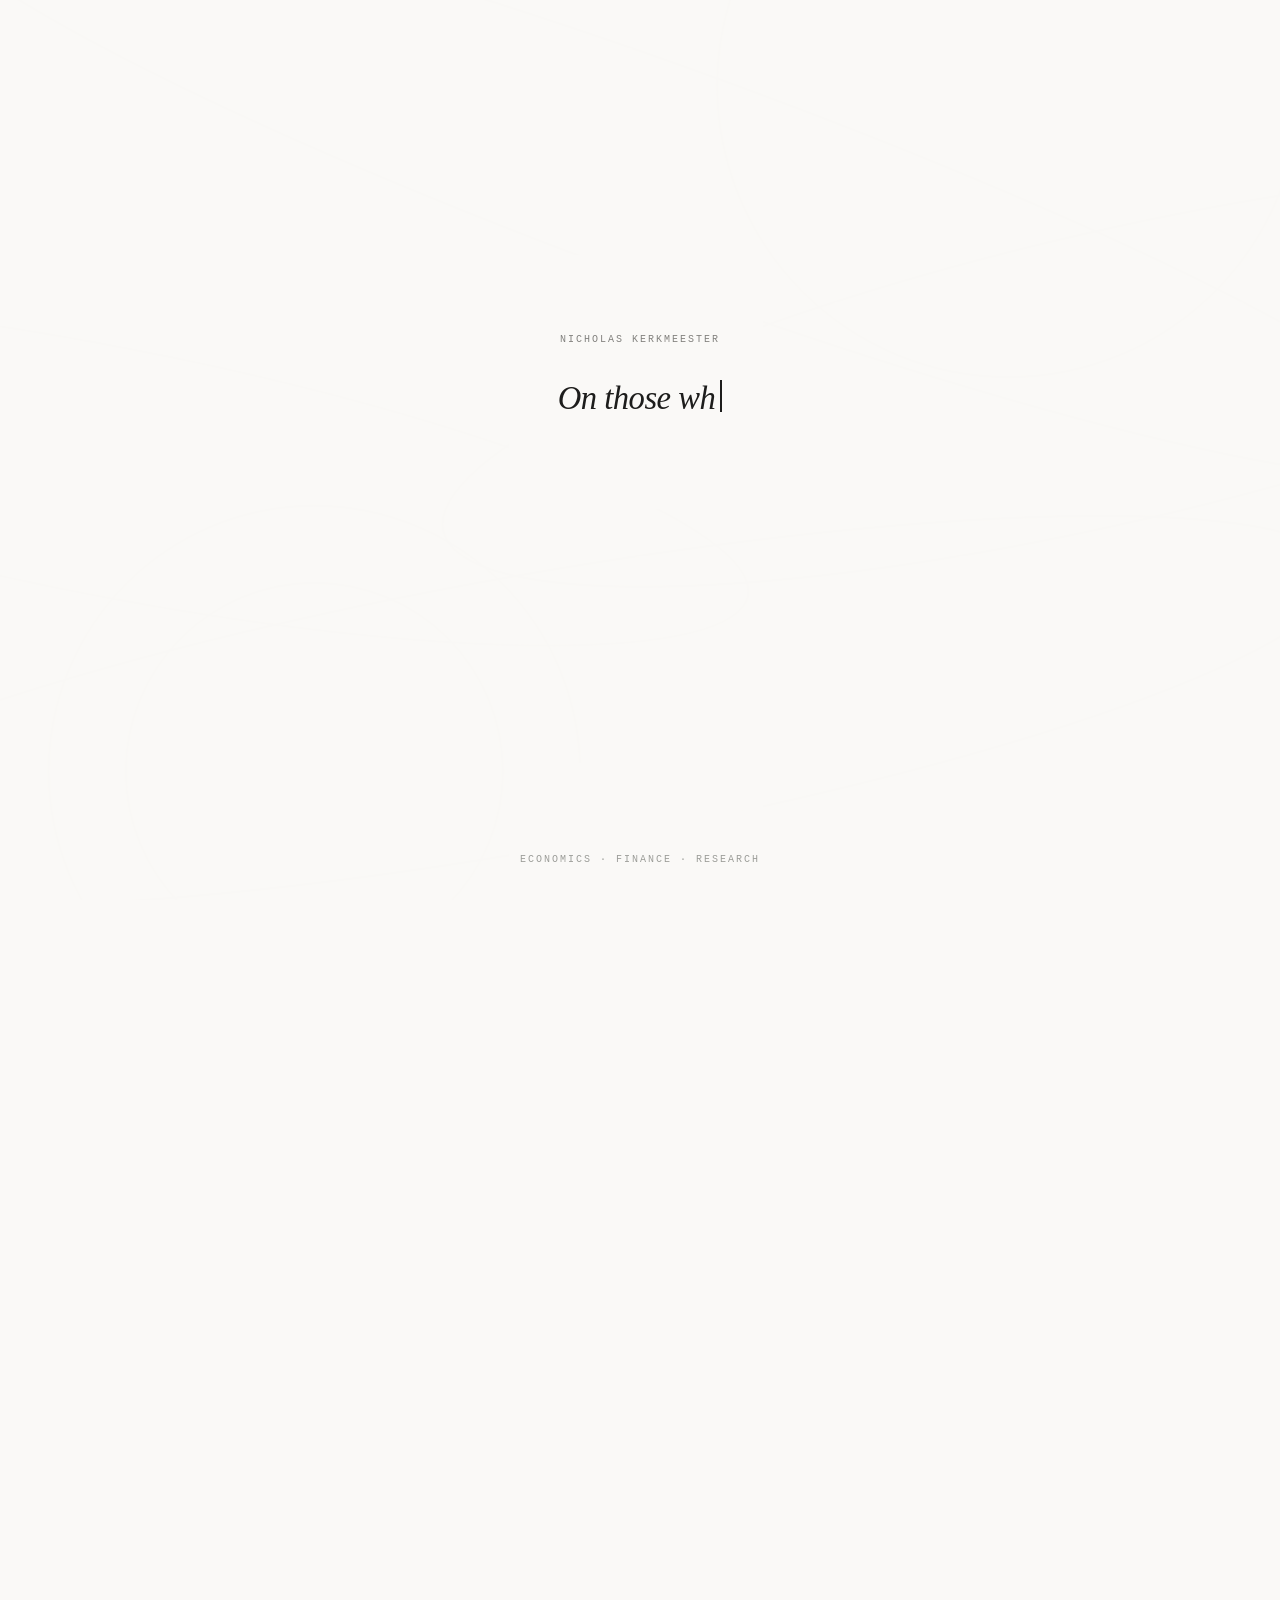
<file: index.html>
<!DOCTYPE html>
<html lang="en">

<head>
  <meta charset="utf-8">
  <meta name="viewport" content="width=device-width, initial-scale=1">

  <meta name="description" content="Academic background and selected investment research by Nicholas Kerkmeester.">

  <title>Nicholas Kerkmeester | Economics & Finance</title>

  <link rel="stylesheet" href="style.css">
  <script src="script.js" defer></script>
</head>

<body class="home-page">

  <!-- Background lines -->
  <div class="background-lines" aria-hidden="true">
    <svg viewBox="0 0 1600 1050" preserveAspectRatio="xMidYMid slice">
      <g fill="none" stroke="#898d89" stroke-width="0.7" opacity="0.15">
        <ellipse cx="180" cy="550" rx="760" ry="145" transform="rotate(11 180 550)"/>
        <ellipse cx="1350" cy="440" rx="800" ry="170" transform="rotate(-13 1350 440)"/>
        <ellipse cx="850" cy="210" rx="950" ry="125" transform="rotate(20 850 210)"/>
        <ellipse cx="680" cy="830" rx="950" ry="160" transform="rotate(-10 680 830)"/>
        <circle cx="420" cy="900" r="220"/>
        <circle cx="420" cy="900" r="310"/>
        <circle cx="1230" cy="100" r="340"/>
      </g>
    </svg>
  </div>

  <!-- Opening screen -->
  <section class="entry" id="entry" aria-label="Welcome">

    <div class="entry-inner">

      <p class="eyebrow">NICHOLAS KERKMEESTER</p>

      <p class="entry-statement">
        <span
          id="typewriter"
          data-text="On those who enter the same rivers, ever different waters flow.">
        </span>
        <span class="cursor" aria-hidden="true"></span>
      </p>

      <p class="entry-attribution" id="entry-attribution">
        — HERACLITUS · FRAGMENT B12
      </p>

      <button class="enter-button" id="enter-button" type="button">
        ENTER <span aria-hidden="true">↗</span>
      </button>

    </div>

    <p class="entry-bottom">
      ECONOMICS · FINANCE · RESEARCH
    </p>

  </section>

  <!-- Main website -->
  <div class="site" id="site">

    <!-- Navigation -->
    <header class="topbar">

      <a class="brand" href="#home">
        Nicholas Kerkmeester
      </a>

      <details class="menu" id="menu">

        <summary>MENU</summary>

        <nav class="menu-panel" aria-label="Main navigation">
          <a href="#about">About</a>
          <a href="cv.html">Curriculum Vitae</a>
          <a href="research.html">Research &amp; Analysis</a>
        </nav>

      </details>

    </header>

    <main>

      <!-- Homepage introduction -->
      <section class="hero section" id="home">

        <div class="hero-center reveal">

          <h1>Nicholas Kerkmeester</h1>

          <p class="eyebrow">
            ECONOMICS · FINANCIAL MARKETS · INVESTMENT RESEARCH
          </p>

          <p class="hero-quote">
            Curiosity about value, markets, and the decisions that shape them.
          </p>

        </div>

        <a class="scroll-cue" href="#about">
          SCROLL TO EXPLORE <span aria-hidden="true">↓</span>
        </a>

      </section>

      <!-- About Me -->
      <section class="section about" id="about">

        <div class="about-grid reveal">

          <figure class="portrait-wrap">
            <img
              class="portrait"
              src="images/profile.jpg"
              alt="Portrait of Nicholas Kerkmeester">
          </figure>

          <div class="about-copy">

            <p>
              I am an Economics and Business Economics student
              at Erasmus University Rotterdam, currently studying
              at ESSEC Business School in France.
            </p>

            <p>
              Having lived and studied across Brazil, New Zealand,
              and the Netherlands, I have developed an interest in
              understanding how businesses, markets, and institutions
              operate across different environments.
            </p>

            <p>
              My academic and extracurricular work focuses on
              financial markets, valuation, and private equity.
              Through student investment research, company analysis,
              and transaction modelling, I have become increasingly
              interested in the decisions that determine where
              capital is allocated and how value is created.
            </p>

            <p>
              Outside of finance, sport and student leadership have
              been important parts of my development. I value
              disciplined preparation, collaborative work, and the
              willingness to question an investment thesis before
              defending it.
            </p>

          </div>

        </div>

      </section>

      <!-- Curriculum Vitae and Research -->
      <section class="section links-section" id="explore">

        <div class="feature-list reveal">

          <a class="feature-row" href="cv.html">

            <span>
              <strong>Curriculum Vitae</strong>
              <small>EXPERIENCE · EDUCATION · LEADERSHIP</small>
            </span>

            <span class="arrow" aria-hidden="true">→</span>

          </a>

          <a class="feature-row" href="research.html">

            <span>
              <strong>Research &amp; Analysis</strong>
              <small>PRIVATE EQUITY · INVESTMENT RESEARCH</small>
            </span>

            <span class="arrow" aria-hidden="true">→</span>

          </a>

        </div>

      </section>

      <!-- Contact -->
      <section class="section contact-section" id="contact">

        <div class="reveal">

          <h2>Contact</h2>

          <div class="social-links">

            <a
              href="mailto:nkerkmeester@gmail.com"
              class="email-link">
              nkerkmeester@gmail.com
            </a>

            <a
              href="https://www.linkedin.com/in/nicholas-esteve-kerkmeester/"
              class="linkedin-line"
              target="_blank"
              rel="noopener noreferrer">

              <span class="linkedin-mark">in</span>
              <span>LinkedIn</span>

            </a>

          </div>

          <p class="copyright-home">
            © 2026 Nicholas Kerkmeester
          </p>

        </div>

      </section>

    </main>

  </div>

</body>
</html>
</file>
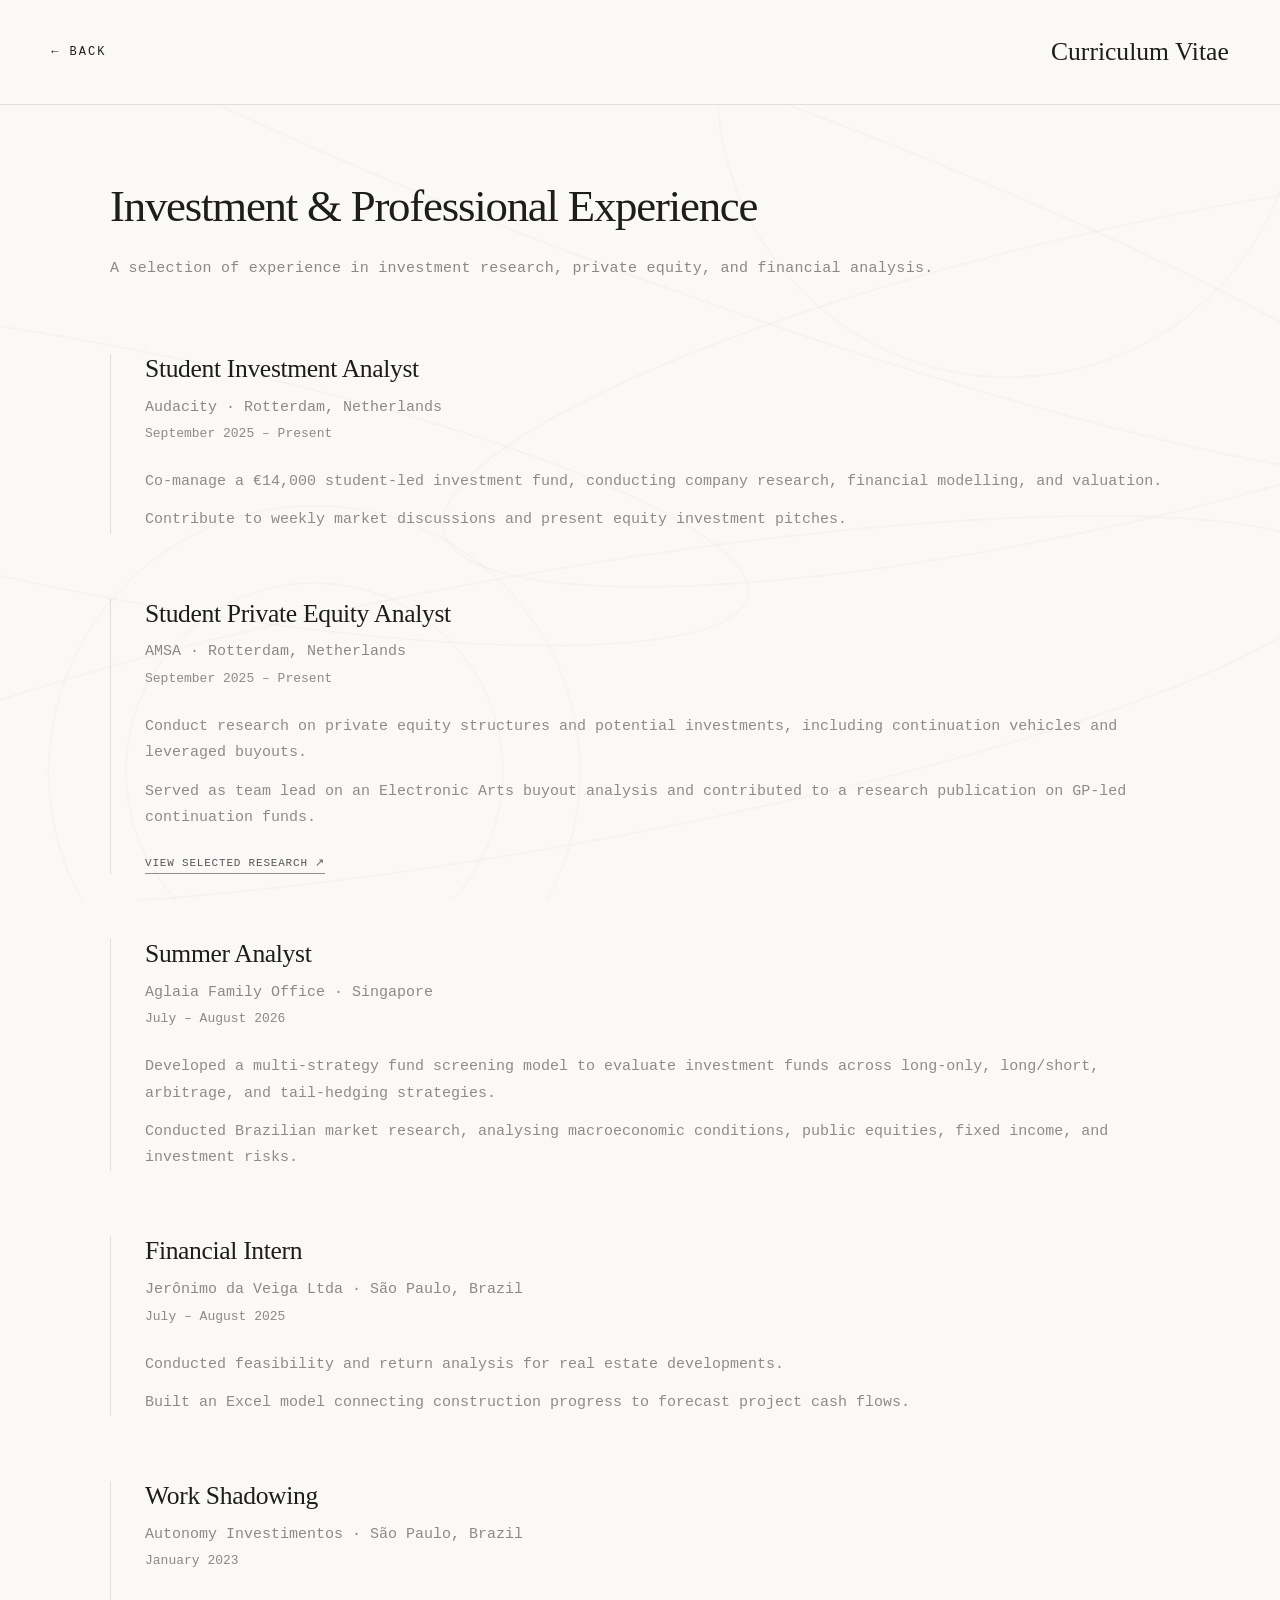
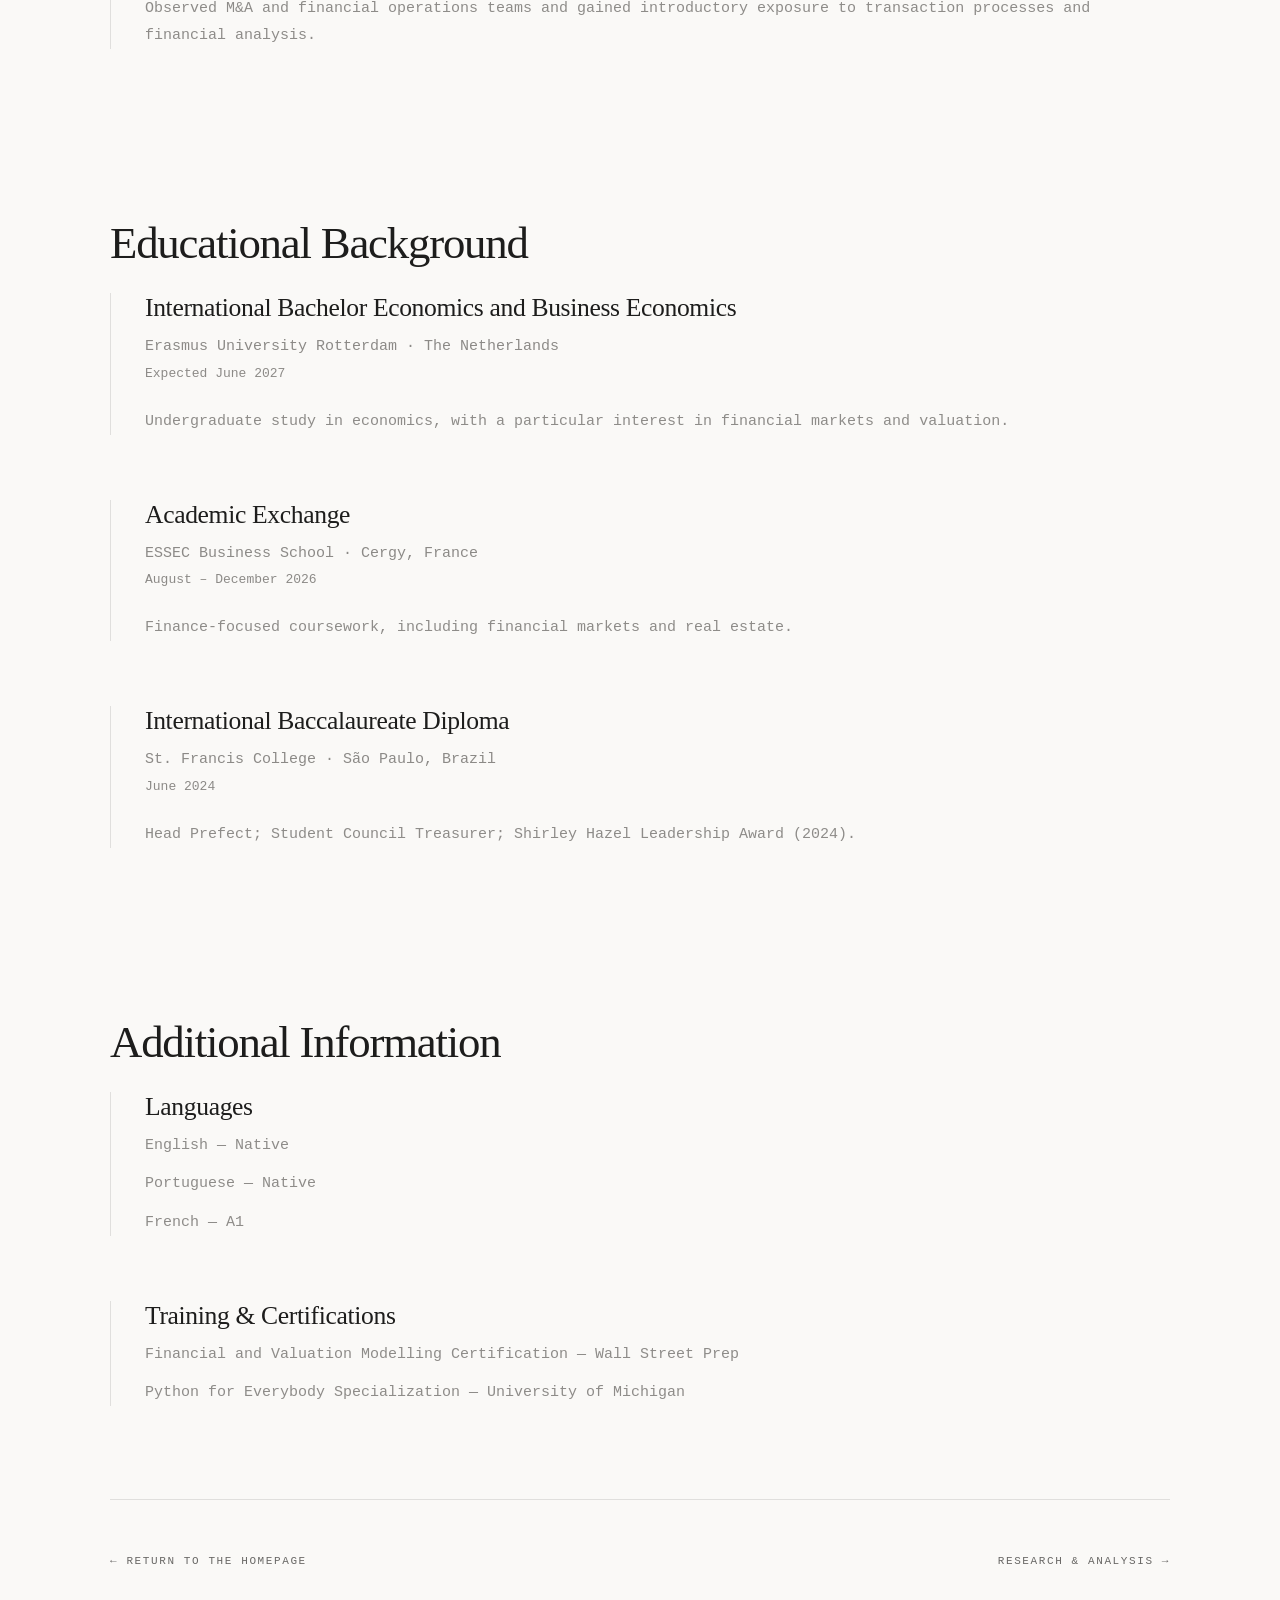
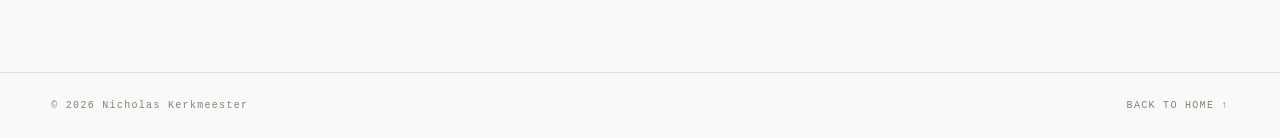
<file: cv.html>
<!DOCTYPE html>
<html lang="en">

<head>
  <meta charset="utf-8">
  <meta name="viewport" content="width=device-width, initial-scale=1">

  <meta name="description" content="Curriculum vitae of Nicholas Kerkmeester: investment experience, education, and qualifications.">

  <title>Curriculum Vitae | Nicholas Kerkmeester</title>

  <link rel="stylesheet" href="style.css">
  <script src="script.js" defer></script>
</head>

<body class="sub-page">

  <!-- Background -->
  <div class="background-lines" aria-hidden="true">
    <svg viewBox="0 0 1600 1050" preserveAspectRatio="xMidYMid slice">
      <g fill="none" stroke="#898d89" stroke-width="0.7" opacity="0.15">
        <ellipse cx="180" cy="550" rx="760" ry="145" transform="rotate(11 180 550)"/>
        <ellipse cx="1350" cy="440" rx="800" ry="170" transform="rotate(-13 1350 440)"/>
        <ellipse cx="850" cy="210" rx="950" ry="125" transform="rotate(20 850 210)"/>
        <ellipse cx="680" cy="830" rx="950" ry="160" transform="rotate(-10 680 830)"/>
        <circle cx="420" cy="900" r="220"/>
        <circle cx="420" cy="900" r="310"/>
        <circle cx="1230" cy="100" r="340"/>
      </g>
    </svg>
  </div>

  <!-- Navigation -->
  <header class="subbar">

    <a class="back-link" href="index.html#explore">
      ← BACK
    </a>

    <span class="subbar-title">Curriculum Vitae</span>

  </header>

  <main class="editorial-page" id="main">

    <!-- Professional Experience -->
    <section class="resume-section reveal">

      <h1>Investment &amp; Professional Experience</h1>

      <p class="section-intro">
        A selection of experience in investment research,
        private equity, and financial analysis.
      </p>

      <!-- Audacity -->
      <div class="resume-item">

        <h2>Student Investment Analyst</h2>

        <p class="resume-org">
          Audacity · Rotterdam, Netherlands
        </p>

        <p class="resume-date">
          September 2025 – Present
        </p>

        <p>
          Co-manage a €14,000 student-led investment fund,
          conducting company research, financial modelling,
          and valuation.
        </p>

        <p>
          Contribute to weekly market discussions and
          present equity investment pitches.
        </p>

      </div>

      <!-- AMSA -->
      <div class="resume-item">

        <h2>Student Private Equity Analyst</h2>

        <p class="resume-org">
          AMSA · Rotterdam, Netherlands
        </p>

        <p class="resume-date">
          September 2025 – Present
        </p>

        <p>
          Conduct research on private equity structures and
          potential investments, including continuation
          vehicles and leveraged buyouts.
        </p>

        <p>
          Served as team lead on an Electronic Arts buyout
          analysis and contributed to a research publication
          on GP-led continuation funds.
        </p>

        <a href="research.html" class="resume-inline-link">
          VIEW SELECTED RESEARCH ↗
        </a>

      </div>

      <!-- Aglaia -->
      <div class="resume-item">

        <h2>Summer Analyst</h2>

        <p class="resume-org">
          Aglaia Family Office · Singapore
        </p>

        <p class="resume-date">
          July – August 2026
        </p>

        <p>
          Developed a multi-strategy fund screening model
          to evaluate investment funds across long-only,
          long/short, arbitrage, and tail-hedging strategies.
        </p>

        <p>
          Conducted Brazilian market research, analysing
          macroeconomic conditions, public equities,
          fixed income, and investment risks.
        </p>

      </div>

      <!-- Jeronimo da Veiga -->
      <div class="resume-item">

        <h2>Financial Intern</h2>

        <p class="resume-org">
          Jerônimo da Veiga Ltda · São Paulo, Brazil
        </p>

        <p class="resume-date">
          July – August 2025
        </p>

        <p>
          Conducted feasibility and return analysis
          for real estate developments.
        </p>

        <p>
          Built an Excel model connecting construction
          progress to forecast project cash flows.
        </p>

      </div>

      <!-- Autonomy Investimentos -->
      <div class="resume-item">

        <h2>Work Shadowing</h2>

        <p class="resume-org">
          Autonomy Investimentos · São Paulo, Brazil
        </p>

        <p class="resume-date">
          January 2023
        </p>

        <p>
          Observed M&amp;A and financial operations teams and
          gained introductory exposure to transaction
          processes and financial analysis.
        </p>

      </div>

    </section>

    <!-- Education -->
    <section class="resume-section reveal">

      <h2 class="section-title">Educational Background</h2>

      <div class="resume-item">

        <h2>
          International Bachelor Economics and Business Economics
        </h2>

        <p class="resume-org">
          Erasmus University Rotterdam · The Netherlands
        </p>

        <p class="resume-date">
          Expected June 2027
        </p>

        <p>
          Undergraduate study in economics, with a particular
          interest in financial markets and valuation.
        </p>

      </div>

      <div class="resume-item">

        <h2>Academic Exchange</h2>

        <p class="resume-org">
          ESSEC Business School · Cergy, France
        </p>

        <p class="resume-date">
          August – December 2026
        </p>

        <p>
          Finance-focused coursework, including financial
          markets and real estate.
        </p>

      </div>

      <div class="resume-item">

        <h2>International Baccalaureate Diploma</h2>

        <p class="resume-org">
          St. Francis College · São Paulo, Brazil
        </p>

        <p class="resume-date">
          June 2024
        </p>

        <p>
          Head Prefect; Student Council Treasurer;
          Shirley Hazel Leadership Award (2024).
        </p>

      </div>

    </section>

    <!-- Additional Information -->
    <section class="resume-section reveal">

      <h2 class="section-title">Additional Information</h2>

      <div class="resume-item">

        <h2>Languages</h2>

        <p>English — Native</p>
        <p>Portuguese — Native</p>
        <p>French — A1</p>

      </div>

      <div class="resume-item">

        <h2>Training &amp; Certifications</h2>

        <p>
          Financial and Valuation Modelling Certification
          — Wall Street Prep
        </p>

        <p>
          Python for Everybody Specialization
          — University of Michigan
        </p>

      </div>

    </section>

    <!-- Bottom Navigation -->
    <section class="cv-bottom">

      <a href="index.html#explore">
        ← RETURN TO THE HOMEPAGE
      </a>

      <a href="research.html">
        RESEARCH &amp; ANALYSIS →
      </a>

    </section>

  </main>

  <footer class="footer">

    <span>© 2026 Nicholas Kerkmeester</span>

    <a href="index.html#home">
      BACK TO HOME ↑
    </a>

  </footer>

</body>
</html>
</file>
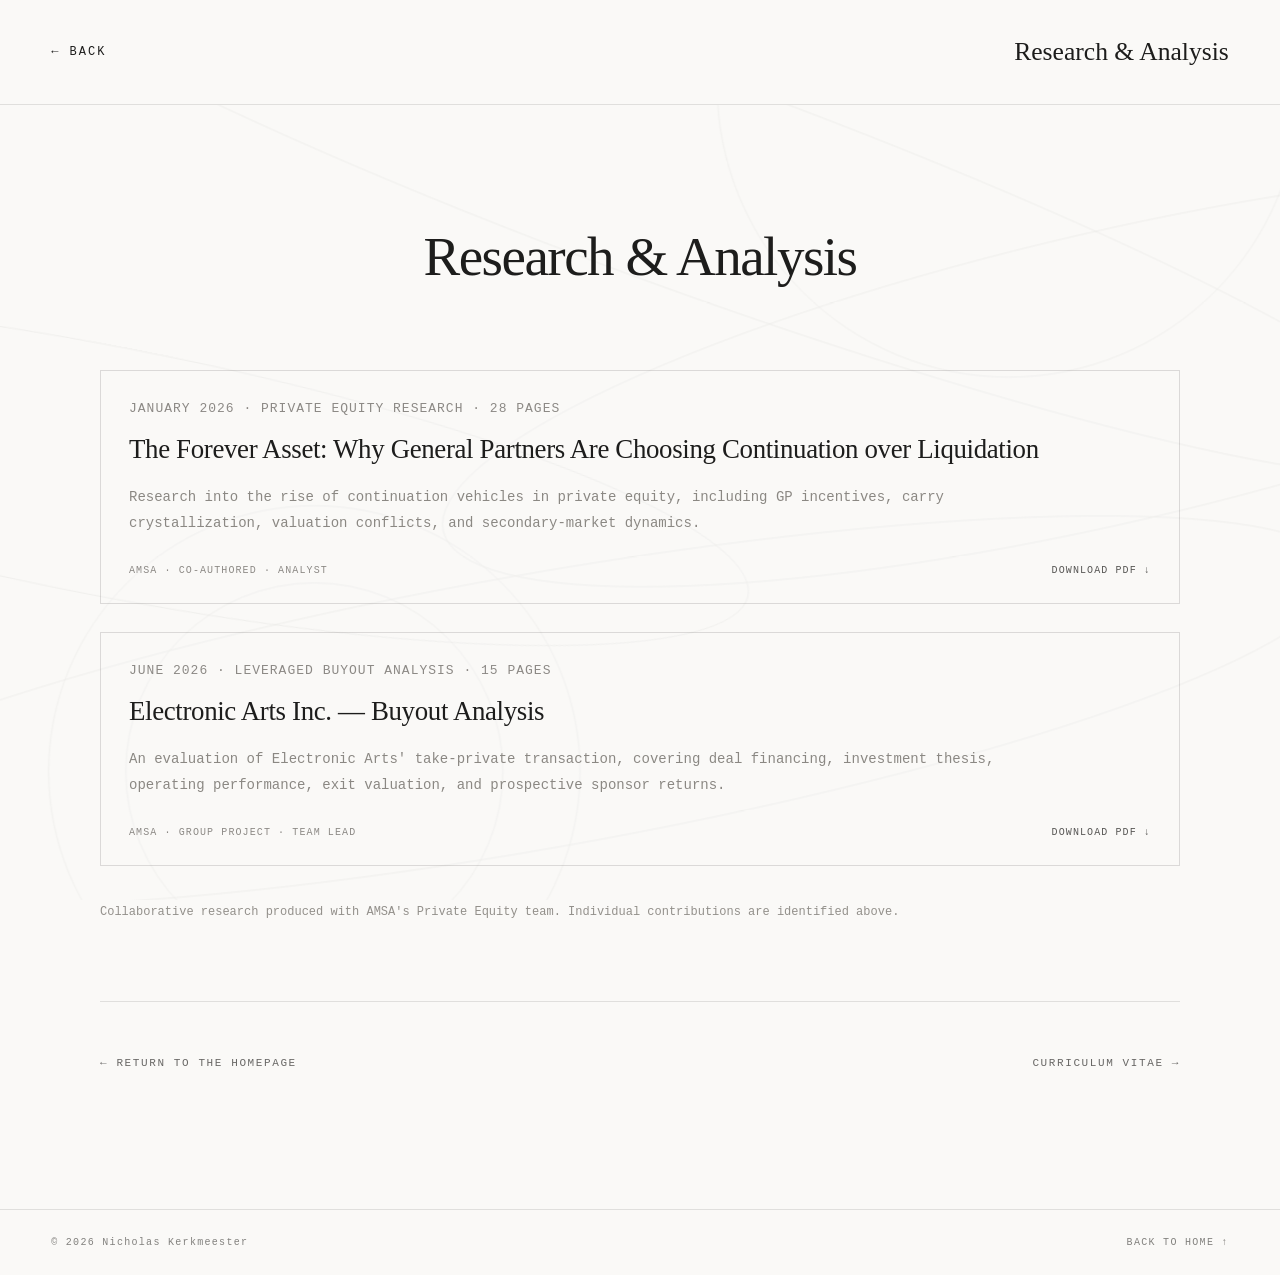
<file: research.html>
<!DOCTYPE html>
<html lang="en">

<head>
  <meta charset="utf-8">
  <meta name="viewport" content="width=device-width, initial-scale=1">

  <meta name="description" content="Selected private equity research and transaction analysis by Nicholas Kerkmeester.">

  <title>Research &amp; Analysis | Nicholas Kerkmeester</title>

  <link rel="stylesheet" href="style.css">
  <script src="script.js" defer></script>
</head>

<body class="sub-page">

  <!-- Background -->
  <div class="background-lines" aria-hidden="true">
    <svg viewBox="0 0 1600 1050" preserveAspectRatio="xMidYMid slice">
      <g fill="none" stroke="#898d89" stroke-width="0.7" opacity="0.15">
        <ellipse cx="180" cy="550" rx="760" ry="145" transform="rotate(11 180 550)"/>
        <ellipse cx="1350" cy="440" rx="800" ry="170" transform="rotate(-13 1350 440)"/>
        <ellipse cx="850" cy="210" rx="950" ry="125" transform="rotate(20 850 210)"/>
        <ellipse cx="680" cy="830" rx="950" ry="160" transform="rotate(-10 680 830)"/>
        <circle cx="420" cy="900" r="220"/>
        <circle cx="420" cy="900" r="310"/>
        <circle cx="1230" cy="100" r="340"/>
      </g>
    </svg>
  </div>

  <!-- Navigation -->
  <header class="subbar">
    <a class="back-link" href="index.html#explore">
      ← BACK
    </a>

    <span class="subbar-title">Research &amp; Analysis</span>
  </header>

  <main class="research-gallery" id="main-content">

    <h1 class="research-gallery-title reveal">
      Research &amp; Analysis
    </h1>

    <div class="research-gallery-list reveal">

      <!-- Publication 1 -->
      <a class="research-gallery-card"
         href="reports/continuation-vehicles-amsa.pdf"
         download="The-Forever-Asset-AMSA.pdf"
         aria-label="Download The Forever Asset research report PDF">

        <span class="research-gallery-meta">
          JANUARY 2026 · PRIVATE EQUITY RESEARCH · 28 PAGES
        </span>

        <h2>
          The Forever Asset: Why General Partners
          Are Choosing Continuation over Liquidation
        </h2>

        <p>
          Research into the rise of continuation vehicles in
          private equity, including GP incentives, carry
          crystallization, valuation conflicts, and
          secondary-market dynamics.
        </p>

        <span class="research-gallery-bottom">
          <span>AMSA · CO-AUTHORED · ANALYST</span>
          <span>DOWNLOAD PDF ↓</span>
        </span>

      </a>

      <!-- Publication 2 -->
      <a class="research-gallery-card"
         href="reports/electronic-arts-buyout-amsa.pdf"
         download="Electronic-Arts-Buyout-Analysis-AMSA.pdf"
         aria-label="Download Electronic Arts Buyout Analysis PDF">

        <span class="research-gallery-meta">
          JUNE 2026 · LEVERAGED BUYOUT ANALYSIS · 15 PAGES
        </span>

        <h2>
          Electronic Arts Inc. — Buyout Analysis
        </h2>

        <p>
          An evaluation of Electronic Arts' take-private
          transaction, covering deal financing, investment
          thesis, operating performance, exit valuation,
          and prospective sponsor returns.
        </p>

        <span class="research-gallery-bottom">
          <span>AMSA · GROUP PROJECT · TEAM LEAD</span>
          <span>DOWNLOAD PDF ↓</span>
        </span>

      </a>

    </div>

    <p class="research-gallery-note">
      Collaborative research produced with AMSA's Private
      Equity team. Individual contributions are identified above.
    </p>

    <div class="cv-bottom">
      <a href="index.html#explore">
        ← RETURN TO THE HOMEPAGE
      </a>
      <a href="cv.html">
        CURRICULUM VITAE →
      </a>
    </div>

  </main>

  <footer class="footer">
    <span>© 2026 Nicholas Kerkmeester</span>
    <a href="index.html#home">BACK TO HOME ↑</a>
  </footer>

</body>
</html>
</file>
<file: style.css>
/* =========================================
   NICHOLAS KERKMEESTER — PORTFOLIO
   Minimalist editorial design
   ========================================= */

:root {
  --paper: #faf9f7;
  --ink: #1d1d1c;
  --muted: #82817e;
  --line: rgba(56, 53, 50, 0.13);
  --serif: Georgia, 'Times New Roman', serif;
  --mono: 'Courier New', Courier, monospace;
}

/* General setup */

* {
  box-sizing: border-box;
}

html {
  scroll-behavior: smooth;
}

body {
  margin: 0;
  background: var(--paper);
  color: var(--ink);
  font-family: var(--serif);
}

a {
  color: inherit;
  text-decoration: none;
}

a:focus-visible,
button:focus-visible,
summary:focus-visible {
  outline: 2px solid #555;
  outline-offset: 5px;
}

button, a {
  -webkit-tap-highlight-color: transparent;
}

/* Background curves */

.background-lines {
  position: fixed;
  inset: 0;
  pointer-events: none;
  z-index: 0;
  overflow: hidden;
}

.background-lines svg {
  width: 100%;
  height: 100%;
}

/* Small uppercase text */

.eyebrow {
  font: 10px/1.7 var(--mono);
  letter-spacing: 2px;
  color: var(--muted);
}

/* =========================================
   OPENING ANIMATION
   ========================================= */

.entry {
  position: fixed;
  inset: 0;
  z-index: 20;
  display: flex;
  align-items: center;
  justify-content: center;
  text-align: center;
  background: rgba(250, 249, 247, 0.95);
  transition: opacity 0.7s ease, visibility 0.7s ease;
  padding: 24px;
}

.entry-inner {
  width: min(750px, 100%);
}

.entry-statement {
  font: italic 400 clamp(27px, 3.2vw, 43px)/1.45 var(--serif);
  letter-spacing: -0.5px;
  min-height: 3em;
  margin: 25px 0 35px;
}

.entry-attribution {
  margin: -9px 0 24px;
  font: 11px/1.7 var(--mono);
  letter-spacing: 2px;
  color: #91918d;
  opacity: 0;
  transform: translateY(6px);
  transition: opacity 0.7s ease, transform 0.7s ease;
}

.entry-attribution.is-visible {
  opacity: 1;
  transform: translateY(0);
}

.cursor {
  display: inline-block;
  height: 0.96em;
  width: 2px;
  margin-left: 5px;
  background: var(--ink);
  vertical-align: -0.08em;
  animation: blink 0.85s steps(1) infinite;
}

@keyframes blink {
  50% {
    opacity: 0;
  }
}

.enter-button {
  background: transparent;
  border: 0;
  padding: 12px 16px;
  color: #90918e;
  cursor: pointer;
  font: 12px var(--mono);
  letter-spacing: 3px;
  opacity: 0;
  transform: translateY(8px);
  pointer-events: none;
  transition: color 0.25s, opacity 0.8s, transform 0.8s;
}

.enter-button.is-visible {
  opacity: 1;
  transform: translateY(0);
  pointer-events: auto;
}

.enter-button:hover {
  color: #111;
}

.entry-bottom {
  position: absolute;
  bottom: 35px;
  margin: 0;
  color: #9c9d99;
  letter-spacing: 2px;
  font: 10px var(--mono);
}

body.entered .entry {
  opacity: 0;
  visibility: hidden;
  pointer-events: none;
}

/* Main website visibility */

.site {
  position: relative;
  z-index: 1;
  opacity: 0;
  visibility: hidden;
  transition: opacity 0.9s ease;
}

body.entered .site {
  opacity: 1;
  visibility: visible;
}

/* =========================================
   TOP NAVIGATION
   ========================================= */

.topbar {
  height: 84px;
  border-bottom: 1px solid var(--line);
  display: flex;
  align-items: center;
  justify-content: space-between;
  padding: 0 clamp(22px, 4vw, 70px);
  position: sticky;
  top: 0;
  background: rgba(250, 249, 247, 0.91);
  backdrop-filter: blur(8px);
  z-index: 10;
}

.brand {
  font: 23px var(--serif);
  letter-spacing: -0.5px;
}

.menu {
  position: relative;
}

.menu summary {
  cursor: pointer;
  list-style: none;
  letter-spacing: 1.7px;
  font: 11px var(--mono);
}

.menu summary::-webkit-details-marker {
  display: none;
}

.menu-panel {
  position: absolute;
  top: 35px;
  right: 0;
  width: 230px;
  padding: 17px 23px;
  background: #fff;
  border: 1px solid var(--line);
  box-shadow: 0 15px 35px rgba(0, 0, 0, 0.06);
  display: flex;
  flex-direction: column;
  gap: 15px;
}

.menu-panel a {
  font: 13px var(--serif);
}

.menu-panel a:hover {
  color: #81807d;
}

/* =========================================
   HOMEPAGE
   ========================================= */

.section {
  width: min(880px, calc(100% - 64px));
  margin: 0 auto;
  scroll-margin-top: 110px;
}

/* Hero */

.hero {
  min-height: calc(100vh - 84px);
  display: flex;
  align-items: center;
  justify-content: center;
  position: relative;
  text-align: center;
}

.hero-center {
  margin-top: -35px;
}

.hero h1 {
  font: 400 clamp(42px, 5vw, 67px)/1.18 var(--serif);
  letter-spacing: -2px;
  margin: 0 0 23px;
}

.hero .eyebrow {
  margin-bottom: 30px;
}

.hero-quote {
  color: #777571;
  font: italic 400 clamp(16px, 1.7vw, 21px)/1.7 var(--serif);
  max-width: 670px;
  margin: 0 auto;
}

.scroll-cue {
  position: absolute;
  bottom: 35px;
  color: var(--muted);
  font: 10px var(--mono);
  letter-spacing: 2px;
}

.scroll-cue span {
  margin-left: 9px;
  font-size: 18px;
  vertical-align: -2px;
}

/* =========================================
   ABOUT ME
   ========================================= */

.about {
  padding-top: 85px;
  padding-bottom: 135px;
}

.about-grid {
  display: grid;
  grid-template-columns: 240px minmax(0, 1fr);
  gap: 55px;
  align-items: start;
}

.portrait-wrap {
  width: 240px;
  overflow: hidden;
  background: #e7e7e3;
  aspect-ratio: 3/4;
  margin: 0;
}

.portrait {
  display: block;
  width: 100%;
  height: 100%;
  object-fit: cover;
  object-position: 50% 40%;
  filter: grayscale(100%);
}

.about-copy p {
  font: 15px/1.9 var(--serif);
  color: #71706d;
  margin: 0 0 18px;
  text-align: justify;
}

/* =========================================
   CENTERED PAGE LINKS
   ========================================= */

.links-section {
  width: min(660px, calc(100% - 48px));
  padding: 20px 0 110px;
}

.feature-list {
  border-top: 1px solid var(--line);
}

.feature-row {
  position: relative;
  display: flex;
  align-items: center;
  justify-content: center;
  text-align: center;
  padding: 35px 42px;
  border-bottom: 1px solid var(--line);
  transition: background-color 0.3s ease;
}

.feature-row:hover {
  background-color: rgba(0, 0, 0, 0.025);
}

.feature-row strong {
  display: block;
  font: 400 clamp(26px, 3vw, 33px)/1.2 var(--serif);
  letter-spacing: -0.4px;
}

.feature-row small {
  display: block;
  color: var(--muted);
  font: 9px/1.5 var(--mono);
  letter-spacing: 1.4px;
  margin-top: 9px;
}

.arrow {
  position: absolute;
  right: 10px;
  font: 25px var(--serif);
  color: #797b77;
  transition: transform 0.25s ease;
}

.feature-row:hover .arrow {
  transform: translateX(5px);
}

/* =========================================
   CONTACT — SINGLE FOOTER SECTION
   ========================================= */

.contact-section {
  padding: 45px 0 75px;
  text-align: center;
}

.contact-section h2 {
  font: 400 27px/1.3 var(--serif);
  margin: 0 0 30px;
}

.social-links {
  display: flex;
  flex-direction: column;
  align-items: center;
  gap: 22px;
}

.email-link {
  font: 15px var(--mono);
  color: #777571;
  letter-spacing: 0.4px;
  transition: color 0.3s ease;
}

.email-link:hover {
  color: #151515;
}

.linkedin-line {
  display: inline-flex;
  align-items: center;
  justify-content: center;
  gap: 10px;
  font: 21px var(--serif);
  color: #777571;
  transition: color 0.3s ease;
}

.linkedin-line:hover {
  color: #171717;
}

.linkedin-mark {
  display: inline-flex;
  align-items: center;
  justify-content: center;
  width: 21px;
  height: 21px;
  border-radius: 2px;
  background: #888888;
  color: #faf9f7;
  font: bold 15px Arial, sans-serif;
  transition: background-color 0.3s ease;
}

.linkedin-line:hover .linkedin-mark {
  background: #171717;
}

.copyright-home {
  margin: 90px 0 0;
  font: 11px var(--mono);
  letter-spacing: 1px;
  color: #999792;
}

/* =========================================
   SCROLL FADE EFFECTS
   ========================================= */

.reveal {
  opacity: 0;
  transform: translateY(24px);
  transition: opacity 0.9s ease, transform 0.9s ease;
}

.reveal.visible {
  opacity: 1;
  transform: translateY(0);
}

/* =========================================
   CV AND RESEARCH PAGES
   ========================================= */

.sub-page {
  position: relative;
  min-height: 100vh;
}

.subbar {
  position: sticky;
  top: 0;
  height: 105px;
  display: flex;
  justify-content: space-between;
  align-items: center;
  padding: 0 clamp(24px, 4vw, 70px);
  background: rgba(250, 249, 247, 0.92);
  backdrop-filter: blur(8px);
  border-bottom: 1px solid var(--line);
  z-index: 10;
}

.back-link {
  font: 12px var(--mono);
  letter-spacing: 2px;
}

.back-link:hover,
.cv-bottom a:hover {
  color: #777;
}

.subbar-title {
  font: clamp(21px, 2vw, 29px) var(--serif);
}

.editorial-page {
  width: min(1060px, calc(100% - 60px));
  margin: 0 auto;
  position: relative;
  z-index: 1;
}

/* CV */

.resume-section {
  padding: 75px 0 28px;
}

.resume-section h1,
.section-title {
  font: 400 clamp(35px, 3.5vw, 49px)/1.17 var(--serif);
  letter-spacing: -1.2px;
  margin: 0 0 24px;
}

.section-intro {
  font: 15px/1.7 var(--mono);
  letter-spacing: 0.25px;
  color: #8b8986;
  margin: 0 0 72px;
  max-width: 900px;
}

.resume-item {
  border-left: 1px solid var(--line);
  padding-left: 34px;
  margin: 0 0 65px;
}

.resume-item h2 {
  font: 400 clamp(21px, 2vw, 26px)/1.2 var(--serif);
  letter-spacing: -0.35px;
  margin: 0 0 10px;
}

.resume-org,
.resume-date {
  font: 15px/1.7 var(--mono);
  color: #8c8a87;
  margin: 0 0 3px;
}

.resume-date {
  font-size: 13px;
  margin-bottom: 24px;
}

.resume-item > p:not(.resume-org):not(.resume-date) {
  font: 15px/1.75 var(--mono);
  color: #8e8c89;
  margin: 0 0 12px;
}

.resume-inline-link {
  display: inline-block;
  font: 11px var(--mono);
  letter-spacing: 0.8px;
  border-bottom: 1px solid #90908b;
  color: #555;
  margin-top: 13px;
  padding-bottom: 4px;
}

.resume-inline-link:hover {
  color: #111;
}

.cv-bottom {
  display: flex;
  justify-content: space-between;
  gap: 20px;
  padding: 55px 0 105px;
  border-top: 1px solid var(--line);
  font: 11px var(--mono);
  letter-spacing: 1.6px;
  color: #686765;
}

/* Subpage footer */

.footer {
  position: relative;
  z-index: 1;
  display: flex;
  justify-content: space-between;
  align-items: center;
  border-top: 1px solid var(--line);
  padding: 27px clamp(22px, 4vw, 70px);
  font: 10px var(--mono);
  letter-spacing: 1.3px;
  color: var(--muted);
}

/* =========================================
   RESEARCH CARDS
   ========================================= */

.research-gallery {
  width: min(1080px, calc(100% - 64px));
  margin: 0 auto;
  min-height: calc(100vh - 190px);
  position: relative;
  z-index: 1;
  padding: 120px 0 35px;
}

.research-gallery-title {
  text-align: center;
  font: 400 clamp(43px, 4.3vw, 61px)/1.15 var(--serif);
  letter-spacing: -1.5px;
  margin: 0 0 82px;
}

.research-gallery-list {
  display: grid;
  gap: 28px;
}

.research-gallery-card {
  display: block;
  border: 1px solid rgba(56, 53, 50, 0.16);
  background: rgba(255, 255, 255, 0.08);
  padding: 28px 28px 24px;
  color: var(--ink);
  opacity: 1;
  cursor: pointer;
  transition:
    background-color 0.35s ease,
    opacity 0.35s ease,
    border-color 0.35s ease,
    transform 0.35s ease;
}

.research-gallery-card:hover,
.research-gallery-card:focus-visible {
  background: rgba(100, 100, 95, 0.065);
  opacity: 0.72;
  border-color: rgba(56, 53, 50, 0.3);
  transform: translateY(-2px);
}

.research-gallery-card:focus-visible {
  outline: 2px solid #52524f;
  outline-offset: 4px;
}

.research-gallery-meta {
  display: block;
  font: 13px/1.5 var(--mono);
  letter-spacing: 1px;
  color: #8c8985;
}

.research-gallery-card h2 {
  font: 400 clamp(23px, 2.1vw, 31px)/1.32 var(--serif);
  letter-spacing: -0.35px;
  margin: 13px 0 18px;
  max-width: 950px;
}

.research-gallery-card p {
  font: 14px/1.85 var(--mono);
  color: #8b8883;
  max-width: 940px;
  margin: 0;
}

.research-gallery-bottom {
  display: flex;
  justify-content: space-between;
  align-items: center;
  flex-wrap: wrap;
  gap: 10px;
  margin-top: 25px;
  color: #8c8985;
  font: 10px/1.7 var(--mono);
  letter-spacing: 1.1px;
}

.research-gallery-bottom span:last-child {
  color: #565553;
}

.research-gallery-note {
  margin: 36px 0 78px;
  color: #93908b;
  font: 12px/1.8 var(--mono);
}

/* =========================================
   MOBILE RESPONSIVENESS
   ========================================= */

@media (max-width: 720px) {

  .entry-statement {
    font-size: clamp(25px, 6vw, 35px);
    min-height: 4em;
  }

  .topbar {
    height: 72px;
  }

  .brand {
    font-size: 19px;
  }

  .section {
    width: calc(100% - 44px);
  }

  .hero {
    min-height: calc(100vh - 72px);
  }

  .hero h1 {
    font-size: clamp(40px, 9vw, 56px);
    letter-spacing: -2px;
  }

  .hero .eyebrow {
    margin-bottom: 30px;
  }

  .about {
    padding-top: 65px;
    padding-bottom: 95px;
  }

  .about-grid {
    grid-template-columns: 1fr;
    gap: 30px;
  }

  .portrait-wrap {
    width: min(270px, 100%);
  }

  .about-copy p {
    font-size: 14px;
    text-align: left;
  }

  .links-section {
    width: calc(100% - 44px);
    padding-bottom: 65px;
  }

  .feature-row {
    padding: 30px 28px;
  }

  .feature-row strong {
    font-size: 25px;
  }

  .feature-row .arrow {
    right: 0;
    font-size: 21px;
  }

  .contact-section {
    padding: 70px 0 80px;
  }

  .contact-section h2 {
    font-size: 25px;
  }

  .email-link {
    font-size: 13px;
  }

  .linkedin-line {
    font-size: 19px;
  }

  .copyright-home {
    margin-top: 65px;
  }

  .footer {
    gap: 15px;
    flex-wrap: wrap;
  }

  .subbar {
    height: 78px;
  }

  .editorial-page {
    width: calc(100% - 46px);
  }

  .resume-section {
    padding-top: 56px;
  }

  .section-intro {
    font-size: 13px;
    margin-bottom: 48px;
  }

  .resume-item {
    padding-left: 19px;
    margin-bottom: 48px;
  }

  .resume-item > p:not(.resume-org):not(.resume-date) {
    font-size: 13px;
  }

  .resume-org {
    font-size: 13px;
  }

  .cv-bottom {
    flex-direction: column;
    gap: 22px;
    padding: 40px 0 75px;
  }

  .research-gallery {
    width: calc(100% - 44px);
    padding-top: 80px;
  }

  .research-gallery-title {
    margin-bottom: 50px;
  }

  .research-gallery-list {
    gap: 18px;
  }

  .research-gallery-card {
    padding: 23px 18px;
  }

  .research-gallery-meta {
    font-size: 11px;
  }

  .research-gallery-card p {
    font-size: 12px;
  }

  .research-gallery-bottom {
    font-size: 9px;
  }

}

/* =========================================
   ACCESSIBILITY
   ========================================= */

@media (prefers-reduced-motion: reduce) {

  *,
  *::before,
  *::after {
    scroll-behavior: auto !important;
    animation: none !important;
    transition-duration: 0.01ms !important;
  }

  .reveal {
    opacity: 1;
    transform: none;
  }

  .research-gallery-card {
    transition: none;
  }

}
</file>
